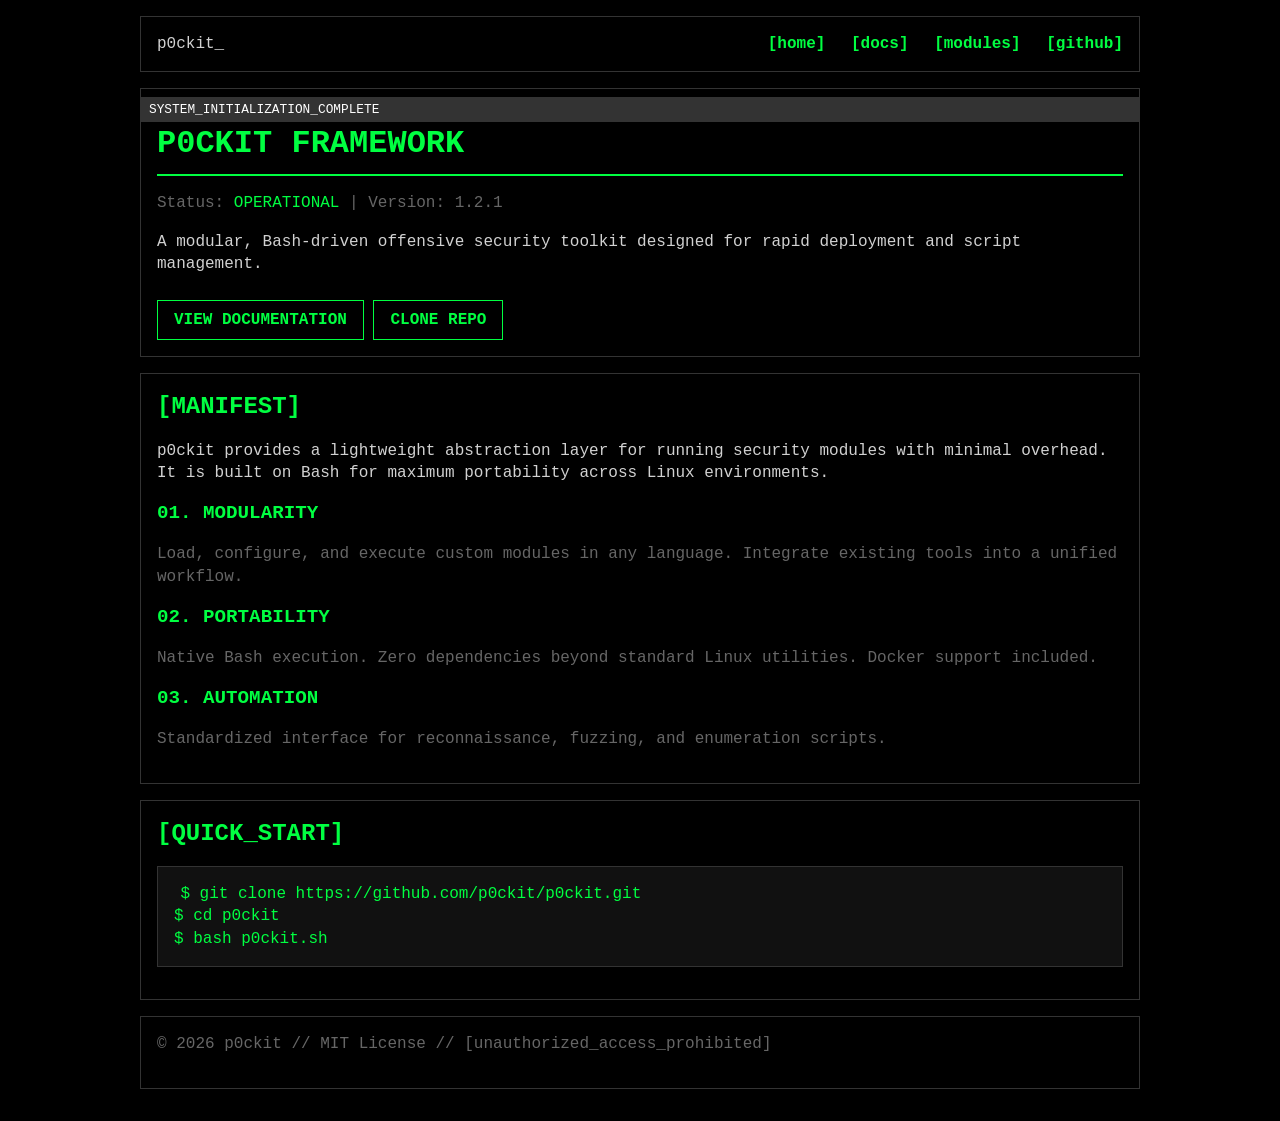
<file: index.html>
<!DOCTYPE html>
<html lang="en">
<head>
    <meta charset="UTF-8">
    <meta name="viewport" content="width=device-width, initial-scale=1.0">
    <title>p0ckit // framework</title>
    <link rel="stylesheet" href="style.css">
</head>
<body>
    <div class="container">
        <nav>
            <div class="logo">p0ckit_</div>
            <div>
                <a href="index.html">[home]</a>
                <a href="doc.html">[docs]</a>
                <a href="modules.html">[modules]</a>
                <a href="https://github.com/p0ckit/p0ckit" target="_blank">[github]</a>
            </div>
        </nav>

        <header>
            <div class="terminal-header">SYSTEM_INITIALIZATION_COMPLETE</div>
            <h1>p0ckit framework</h1>
            <p class="dim">Status: <span class="status-ok">OPERATIONAL</span> | Version: 1.2.1</p>
            <p>A modular, Bash-driven offensive security toolkit designed for rapid deployment and script management.</p>
            <div class="header-btns">
                <a href="doc.html" class="btn">View Documentation</a>
                <a href="https://github.com/p0ckit/p0ckit" class="btn" target="_blank">Clone Repo</a>
            </div>
        </header>

        <section>
            <h2>[manifest]</h2>
            <p>p0ckit provides a lightweight abstraction layer for running security modules with minimal overhead. It is built on Bash for maximum portability across Linux environments.</p>
            
            <div class="manifest-grid">
                <div>
                    <h3>01. modularity</h3>
                    <p class="dim">Load, configure, and execute custom modules in any language. Integrate existing tools into a unified workflow.</p>
                </div>
                <div>
                    <h3>02. portability</h3>
                    <p class="dim">Native Bash execution. Zero dependencies beyond standard Linux utilities. Docker support included.</p>
                </div>
                <div>
                    <h3>03. automation</h3>
                    <p class="dim">Standardized interface for reconnaissance, fuzzing, and enumeration scripts.</p>
                </div>
            </div>
        </section>

        <section>
            <h2>[quick_start]</h2>
            <div class="code-block">
                <pre><code>$ git clone https://github.com/p0ckit/p0ckit.git
$ cd p0ckit
$ bash p0ckit.sh</code></pre>
            </div>
        </section>

        <footer>
            <p class="dim">© 2026 p0ckit // MIT License // [unauthorized_access_prohibited]</p>
        </footer>
    </div>
</body>
</html>
</file>
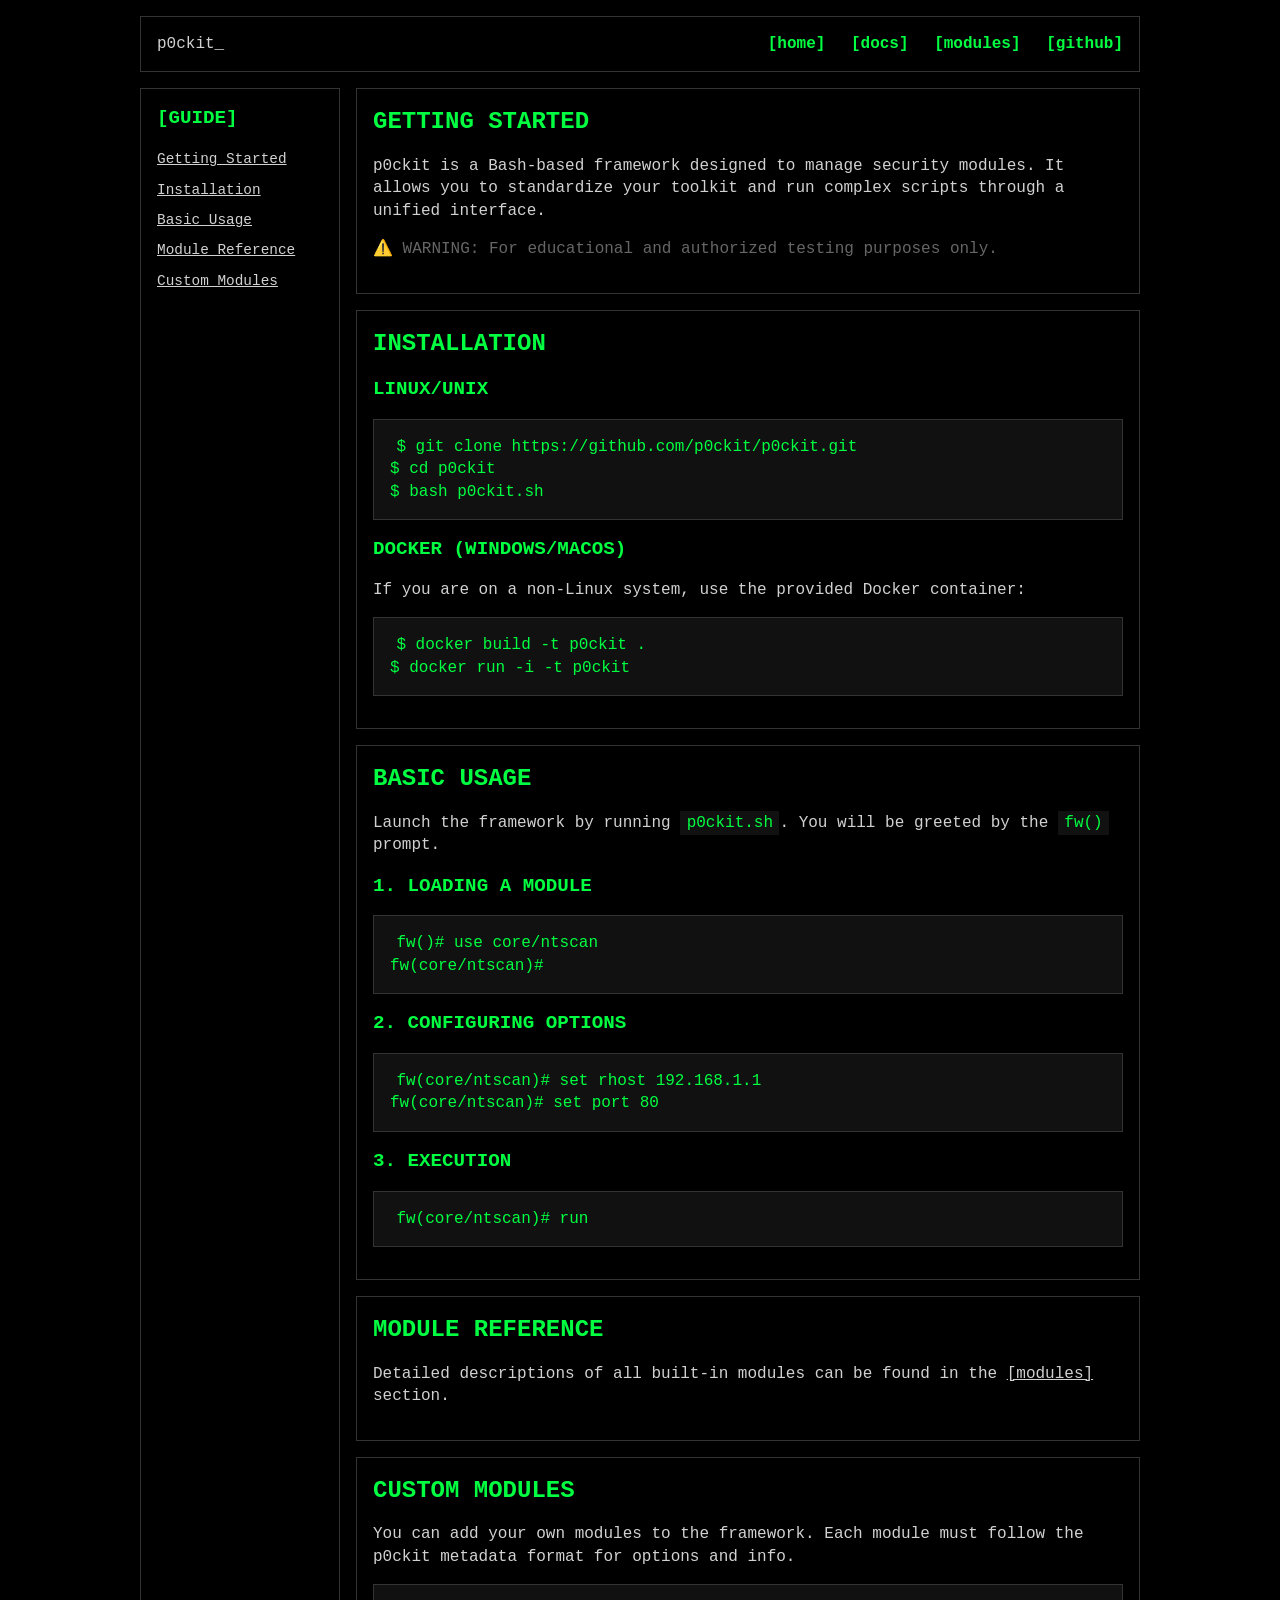
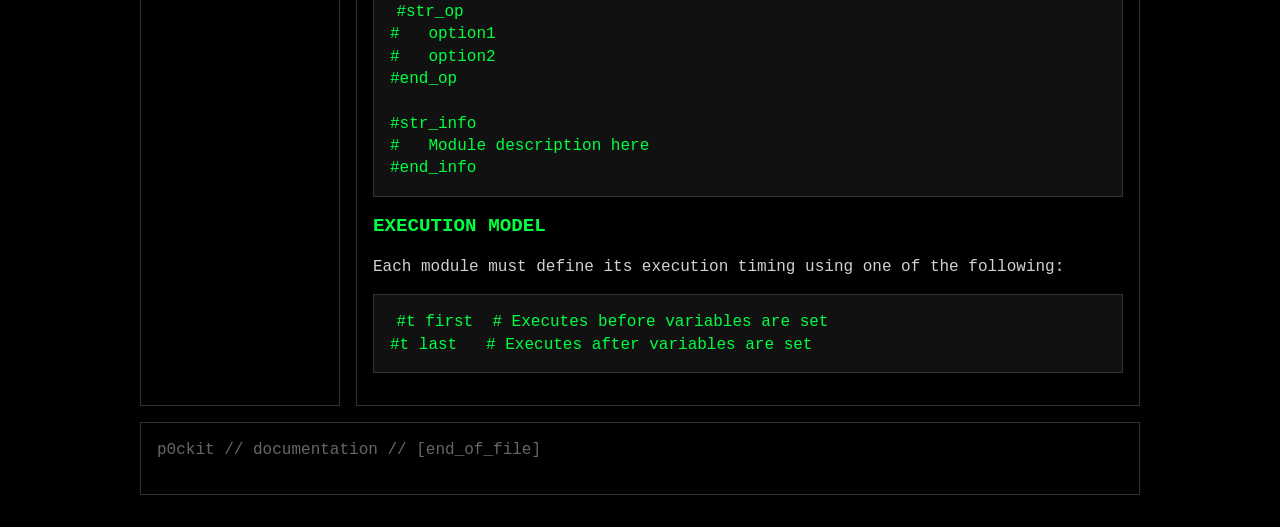
<file: doc.html>
<!DOCTYPE html>
<html lang="en">
<head>
    <meta charset="UTF-8">
    <meta name="viewport" content="width=device-width, initial-scale=1.0">
    <title>p0ckit // documentation</title>
    <link rel="stylesheet" href="style.css">
</head>
<body>
    <div class="container">
        <nav>
            <div class="logo">p0ckit_</div>
            <div>
                <a href="index.html">[home]</a>
                <a href="doc.html">[docs]</a>
                <a href="modules.html">[modules]</a>
                <a href="https://github.com/p0ckit/p0ckit" target="_blank">[github]</a>
            </div>
        </nav>

        <button id="menu-toggle" class="mobile-only">[guide]</button>

        <div class="doc-layout">
            <aside id="sidebar">
                <h3>[guide]</h3>
                <ul>
                    <li><a href="#getting-started">Getting Started</a></li>
                    <li><a href="#installation">Installation</a></li>
                    <li><a href="#usage">Basic Usage</a></li>
                    <li><a href="#modules">Module Reference</a></li>
                    <li><a href="#custom">Custom Modules</a></li>
                </ul>
            </aside>

            <main>
                <section id="getting-started">
                    <h2>Getting Started</h2>
                    <p>p0ckit is a Bash-based framework designed to manage security modules. It allows you to standardize your toolkit and run complex scripts through a unified interface.</p>
                    <p class="dim">⚠️ WARNING: For educational and authorized testing purposes only.</p>
                </section>

                <section id="installation">
                    <h2>Installation</h2>
                    <h3>Linux/Unix</h3>
                    <div class="code-block">
                        <pre><code>$ git clone https://github.com/p0ckit/p0ckit.git
$ cd p0ckit
$ bash p0ckit.sh</code></pre>
                    </div>

                    <h3>Docker (Windows/macOS)</h3>
                    <p>If you are on a non-Linux system, use the provided Docker container:</p>
                    <div class="code-block">
                        <pre><code>$ docker build -t p0ckit .
$ docker run -i -t p0ckit</code></pre>
                    </div>
                </section>

                <section id="usage">
                    <h2>Basic Usage</h2>
                    <p>Launch the framework by running <code>p0ckit.sh</code>. You will be greeted by the <code>fw()</code> prompt.</p>
                    
                    <h3>1. Loading a Module</h3>
                    <div class="code-block">
                        <pre><code>fw()# use core/ntscan
fw(core/ntscan)#</code></pre>
                    </div>

                    <h3>2. Configuring Options</h3>
                    <div class="code-block">
                        <pre><code>fw(core/ntscan)# set rhost 192.168.1.1
fw(core/ntscan)# set port 80</code></pre>
                    </div>

                    <h3>3. Execution</h3>
                    <div class="code-block">
                        <pre><code>fw(core/ntscan)# run</code></pre>
                    </div>
                </section>

                <section id="modules">
                    <h2>Module Reference</h2>
                    <p>Detailed descriptions of all built-in modules can be found in the <a href="modules.html">[modules]</a> section.</p>
                </section>

                <section id="custom">
                    <h2>Custom Modules</h2>
                    <p>You can add your own modules to the framework. Each module must follow the p0ckit metadata format for options and info.</p>
                    <div class="code-block">
                        <pre><code>#str_op
#   option1
#   option2
#end_op

#str_info
#   Module description here
#end_info</code></pre>
                    </div>

                    <h3>Execution Model</h3>
                    <p>Each module must define its execution timing using one of the following:</p>
                    <div class="code-block">
                        <pre><code>#t first  # Executes before variables are set
#t last   # Executes after variables are set</code></pre>
                    </div>
                </section>
            </main>
        </div>

        <footer>
            <p class="dim">p0ckit // documentation // [end_of_file]</p>
        </footer>
    </div>

    <script>
        const toggle = document.getElementById('menu-toggle');
        const sidebar = document.getElementById('sidebar');
        
        toggle.addEventListener('click', () => {
            sidebar.classList.toggle('active');
        });

        // Close sidebar when a link is clicked (on mobile)
        const links = sidebar.querySelectorAll('a');
        links.forEach(link => {
            link.addEventListener('click', () => {
                if (window.innerWidth <= 768) {
                    sidebar.classList.remove('active');
                }
            });
        });
    </script>
</body>
</html>
</file>
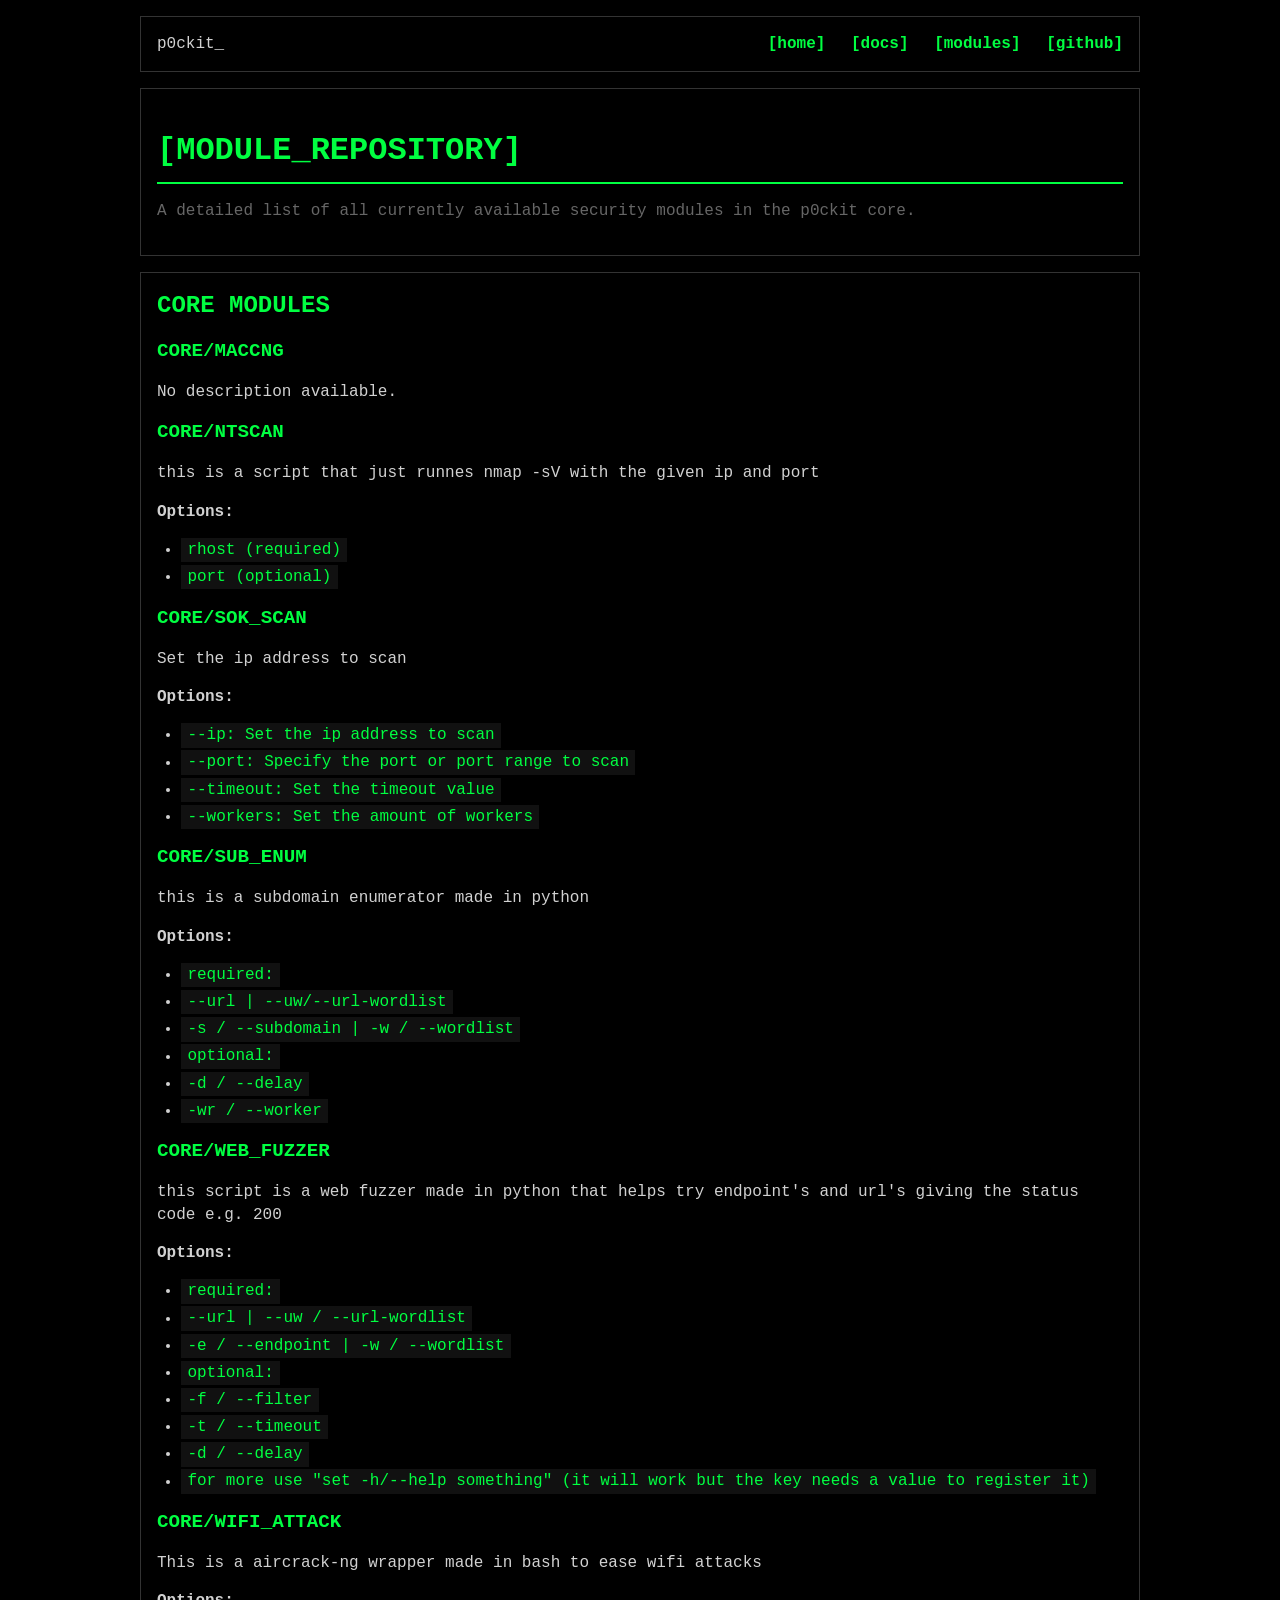
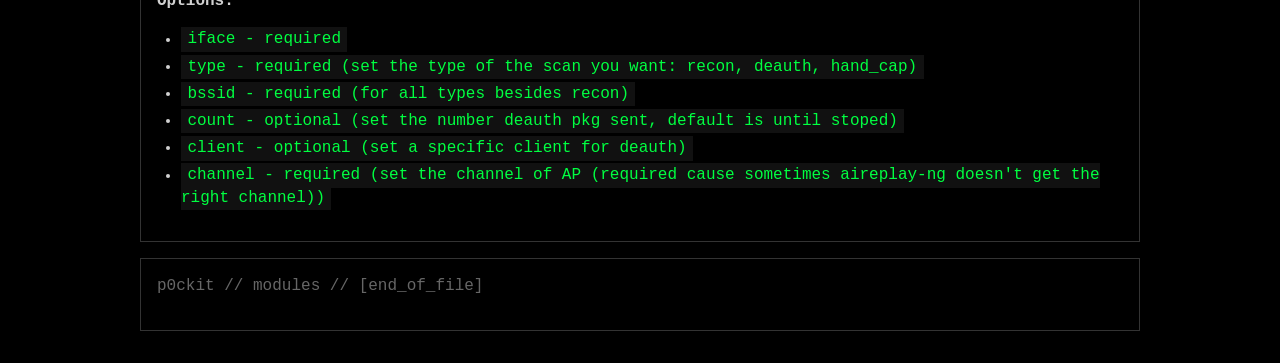
<file: modules.html>
<!DOCTYPE html>
<html lang='en'>
<head>
    <meta charset='UTF-8'>
    <meta name='viewport' content='width=device-width, initial-scale=1.0'>
    <title>p0ckit // modules</title>
    <link rel='stylesheet' href='style.css'>
</head>
<body>
    <div class='container'>
        <nav>
            <div class='logo'>p0ckit_</div>
            <div>
                <a href='index.html'>[home]</a>
                <a href='doc.html'>[docs]</a>
                <a href='modules.html'>[modules]</a>
                <a href='https://github.com/p0ckit/p0ckit' target='_blank'>[github]</a>
            </div>
        </nav>

        <header>
            <h1>[module_repository]</h1>
            <p class='dim'>A detailed list of all currently available security modules in the p0ckit core.</p>
        </header>

        <section>
<h2>Core Modules</h2>
            <div class='code-block'>
                <h3>core/maccng</h3>
                <p>No description available.</p>
            </div>
            <div class='code-block'>
                <h3>core/ntscan</h3>
                <p>this is a script that just runnes nmap -sV with the given ip and port</p>
                <p><strong>Options:</strong></p>
                <ul>
                    <li><code>rhost   (required)</code></li>
                    <li><code>port    (optional)</code></li>
                </ul>
            </div>
            <div class='code-block'>
                <h3>core/sok_scan</h3>
                <p>Set the ip address to scan</p>
                <p><strong>Options:</strong></p>
                <ul>
                    <li><code>--ip: Set the ip address to scan</code></li>
                    <li><code>--port: Specify the port or port range to scan</code></li>
                    <li><code>--timeout: Set the timeout value</code></li>
                    <li><code>--workers: Set the amount of workers</code></li>
                </ul>
            </div>
            <div class='code-block'>
                <h3>core/sub_enum</h3>
                <p>this is a subdomain enumerator made in python</p>
                <p><strong>Options:</strong></p>
                <ul>
                    <li><code>required:</code></li>
                    <li><code>--url | --uw/--url-wordlist</code></li>
                    <li><code>-s / --subdomain | -w / --wordlist</code></li>
                    <li><code>optional:</code></li>
                    <li><code>-d / --delay</code></li>
                    <li><code>-wr / --worker</code></li>
                </ul>
            </div>
            <div class='code-block'>
                <h3>core/web_fuzzer</h3>
                <p>this script is a web fuzzer made in python that helps try endpoint's and url's giving the status code e.g. 200</p>
                <p><strong>Options:</strong></p>
                <ul>
                    <li><code>required:</code></li>
                    <li><code>--url | --uw / --url-wordlist</code></li>
                    <li><code>-e / --endpoint | -w / --wordlist</code></li>
                    <li><code>optional:</code></li>
                    <li><code>-f / --filter </code></li>
                    <li><code>-t / --timeout </code></li>
                    <li><code>-d / --delay </code></li>
                    <li><code>for more use "set -h/--help something" (it will work but the key needs a value to register it)</code></li>
                </ul>
            </div>
            <div class='code-block'>
                <h3>core/wifi_attack</h3>
                <p>This is a aircrack-ng wrapper made in bash to ease wifi attacks</p>
                <p><strong>Options:</strong></p>
                <ul>
                    <li><code>iface - required</code></li>
                    <li><code>type - required (set the type of the scan you want: recon, deauth, hand_cap)</code></li>
                    <li><code>bssid - required (for all types besides recon)</code></li>
                    <li><code>count - optional (set the number deauth pkg sent, default is until stoped)</code></li>
                    <li><code>client - optional (set a specific client for deauth)</code></li>
                    <li><code>channel - required (set the channel of AP (required cause sometimes aireplay-ng doesn't get the right channel))</code></li>
                </ul>
            </div>
</section>
        <footer>
            <p class='dim'>p0ckit // modules // [end_of_file]</p>
        </footer>
    </div>
</body>
</html>
</file>
<file: style.css>
/* 
 * p0ckit.github.io - Underground Style
 * Aesthetic: Brutalist / Terminal / High-Contrast
 */

:root {
    --bg: #000000;
    --text: #d1d1d1;
    --accent: #00ff41; /* Matrix Green */
    --dim-text: #666666;
    --border: #333333;
    --highlight: #ffffff;
}

* {
    margin: 0;
    padding: 0;
    box-sizing: border-box;
}

body {
    background-color: var(--bg);
    color: var(--text);
    font-family: 'Courier New', Courier, monospace;
    line-height: 1.4;
    padding: 1rem;
}

/* Layout */
.container {
    max-width: 1000px;
    margin: 0 auto;
}

header, nav, section, footer, aside {
    border: 1px solid var(--border);
    margin-bottom: 1rem;
    padding: 1rem;
}

header {
    padding-top: 1.5rem;
}

h1 { 
    font-size: 2rem; 
    border-bottom: 2px solid var(--accent); 
    padding-bottom: 0.5rem; 
    margin-top: 1rem; 
}

/* Navigation */
nav {
    display: flex;
    justify-content: space-between;
    align-items: center;
    position: sticky;
    top: 0;
    z-index: 1000;
    background: var(--bg);
}

nav a {
    color: var(--accent);
    text-decoration: none;
    margin-left: 1rem;
    font-weight: bold;
}

nav a:hover {
    background: var(--accent);
    color: var(--bg);
}

/* Typography */
h1, h2, h3, h4 {
    color: var(--accent);
    text-transform: uppercase;
    margin-bottom: 1rem;
}

h2 { font-size: 1.5rem; }
h3 { font-size: 1.2rem; }

p { margin-bottom: 1rem; }

a { color: var(--text); text-decoration: underline; }
a:hover { color: var(--accent); }

/* Terminal Elements */
.terminal-header {
    background: var(--border);
    color: var(--highlight);
    padding: 0.2rem 0.5rem;
    font-size: 0.8rem;
    margin-bottom: -1rem;
    margin-left: -1rem;
    margin-right: -1rem;
    margin-top: -1rem;
}

code, pre {
    font-family: 'Courier New', Courier, monospace;
    background: #111;
    color: var(--accent);
}

pre {
    padding: 1rem;
    overflow-x: auto;
    border: 1px solid var(--border);
}

code {
    padding: 0.2rem 0.4rem;
}

.code-block {
    margin: 1rem 0;
}

/* Tables / Lists */
ul, ol {
    margin-left: 1.5rem;
    margin-bottom: 1rem;
}

li { margin-bottom: 0.3rem; }

/* Buttons / CTAs */
.btn {
    display: inline-block;
    padding: 0.5rem 1rem;
    border: 1px solid var(--accent);
    color: var(--accent);
    text-decoration: none;
    text-transform: uppercase;
    font-weight: bold;
}

.btn:hover {
    background: var(--accent);
    color: var(--bg);
}

/* Sidebar (for Docs) */
.doc-layout {
    display: grid;
    grid-template-columns: 200px 1fr;
    gap: 1rem;
}

aside ul {
    list-style: none;
    margin-left: 0;
}

aside ul li {
    margin-bottom: 0.5rem;
}

aside ul li a {
    color: var(--text);
    font-size: 0.9rem;
}

aside ul li a:hover {
    color: var(--accent);
}

/* Utilities */
.dim { color: var(--dim-text); }
.highlight { color: var(--highlight); }
.status-ok { color: var(--accent); }

.mobile-only {
    display: none;
}

.header-btns {
    margin-top: 1.5rem;
}

/* Mobile */
@media (max-width: 768px) {
    .mobile-only {
        display: block;
        background: none;
        border: 1px solid var(--accent);
        color: var(--accent);
        padding: 0.3rem 0.6rem;
        margin-bottom: 0.4rem;
        font-family: inherit;
        cursor: pointer;
        text-transform: uppercase;
        font-weight: bold;
        font-size: 0.75rem;
    }

    .header-btns {
        margin-top: 0.5rem;
    }

    .doc-layout {
        grid-template-columns: 1fr;
    }
    
    nav {
        flex-direction: row;
        justify-content: space-between;
        align-items: center;
        padding: 0.3rem 0;
    }

    nav .logo {
        font-size: 0.85rem;
    }

    nav div {
        display: flex;
        flex-direction: row;
        width: auto;
    }
    
    nav a {
        margin: 0 0.3rem;
        font-size: 0.7rem;
    }

    body {
        font-size: 0.8rem;
        line-height: 1.3;
        padding: 0.4rem;
    }

    h1 {
        font-size: 1rem;
        margin-top: 0.2rem;
        border-bottom-width: 1px;
        margin-bottom: 0.4rem;
    }

    h2 {
        font-size: 0.9rem;
        margin-bottom: 0.3rem;
    }

    h3 {
        font-size: 0.8rem;
        margin-bottom: 0.2rem;
    }

    header, nav, section, footer, aside {
        padding: 0.4rem;
        margin-bottom: 0.4rem;
    }

    .terminal-header {
        margin: -0.4rem;
    }

    pre {
        padding: 0.5rem;
        font-size: 0.75rem;
    }

    .container {
        padding: 0 0.2rem;
    }

    aside {
        display: none;
    }

    aside.active {
        display: block;
    }
}
</file>
